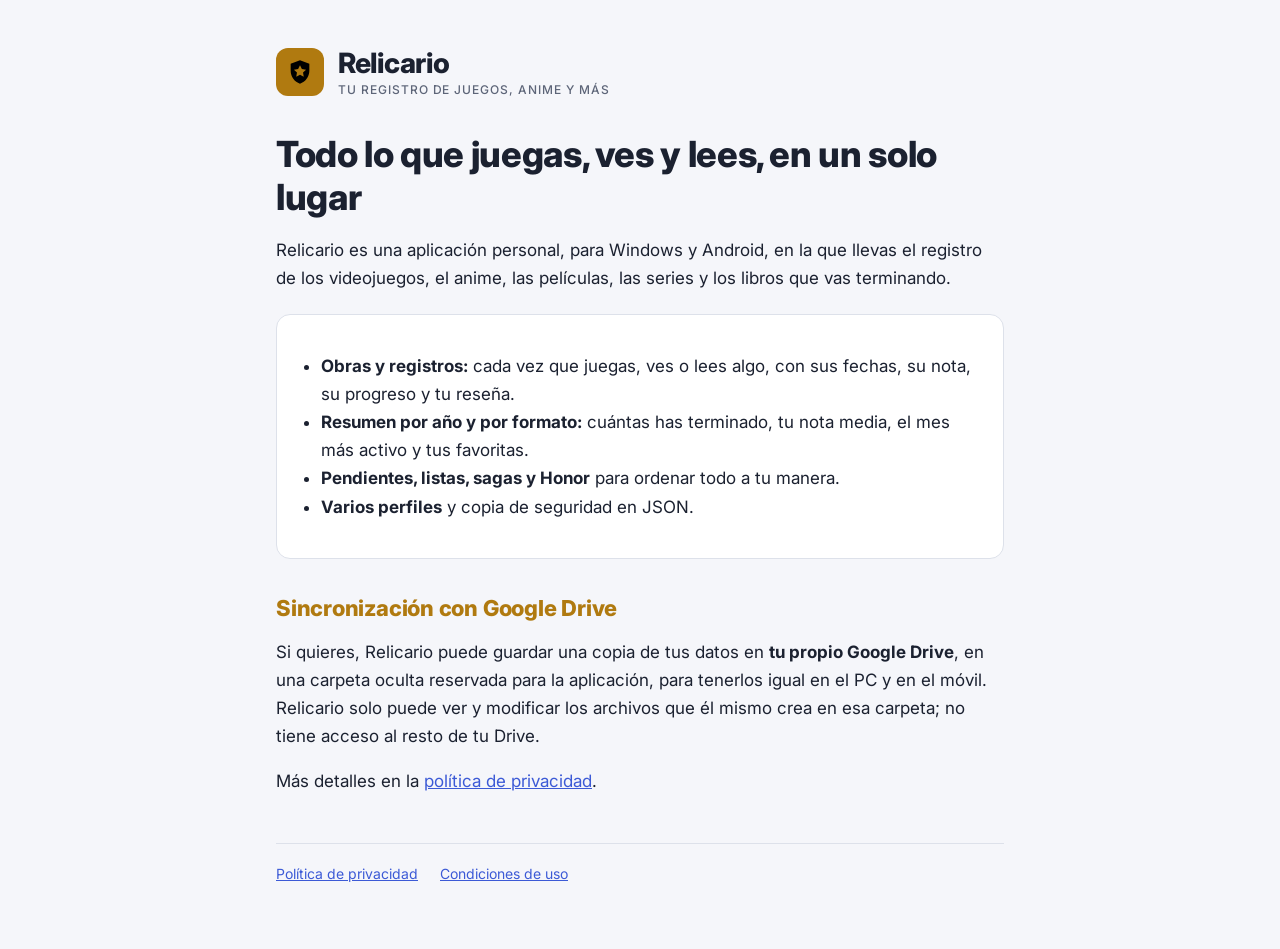
<file: index.html>
<!doctype html>
<html lang="es">
<head>
  <meta charset="utf-8">
  <meta name="viewport" content="width=device-width, initial-scale=1">
  <link rel="preconnect" href="https://fonts.googleapis.com">
  <link rel="stylesheet" href="https://fonts.googleapis.com/css2?family=Inter:wght@400;500;800&display=swap">
  <link rel="stylesheet" href="estilo.css">
  <title>Relicario</title>
  <meta name="description" content="Relicario: registro personal de los videojuegos, anime, películas y libros que juegas, ves y lees.">
</head>
<body>
  <div class="wrap">
    <header>
      <a class="mark" href="./" aria-label="Relicario"><svg viewBox="0 0 24 24"><path d="M12 2 4 5v6c0 5 3.4 9.7 8 11 4.6-1.3 8-6 8-11V5l-8-3zm0 4.2 1.6 3.3 3.6.5-2.6 2.5.6 3.6-3.2-1.7-3.2 1.7.6-3.6-2.6-2.5 3.6-.5L12 6.2z"/></svg></a>
      <div class="brand">Relicario<small>TU REGISTRO DE JUEGOS, ANIME Y MÁS</small></div>
    </header>

    <h1>Todo lo que juegas, ves y lees, en un solo lugar</h1>
    <p>Relicario es una aplicación personal, para Windows y Android, en la que llevas el registro de los videojuegos, el anime, las películas, las series y los libros que vas terminando.</p>

    <div class="card">
      <ul>
        <li><b>Obras y registros:</b> cada vez que juegas, ves o lees algo, con sus fechas, su nota, su progreso y tu reseña.</li>
        <li><b>Resumen por año y por formato:</b> cuántas has terminado, tu nota media, el mes más activo y tus favoritas.</li>
        <li><b>Pendientes, listas, sagas y Honor</b> para ordenar todo a tu manera.</li>
        <li><b>Varios perfiles</b> y copia de seguridad en JSON.</li>
      </ul>
    </div>

    <h2>Sincronización con Google Drive</h2>
    <p>Si quieres, Relicario puede guardar una copia de tus datos en <b>tu propio Google Drive</b>, en una carpeta oculta reservada para la aplicación, para tenerlos igual en el PC y en el móvil. Relicario solo puede ver y modificar los archivos que él mismo crea en esa carpeta; no tiene acceso al resto de tu Drive.</p>
    <p>Más detalles en la <a href="privacidad.html">política de privacidad</a>.</p>

    <nav>
      <a href="privacidad.html">Política de privacidad</a>
      <a href="condiciones.html">Condiciones de uso</a>
    </nav>
  </div>
</body>
</html>
</file>
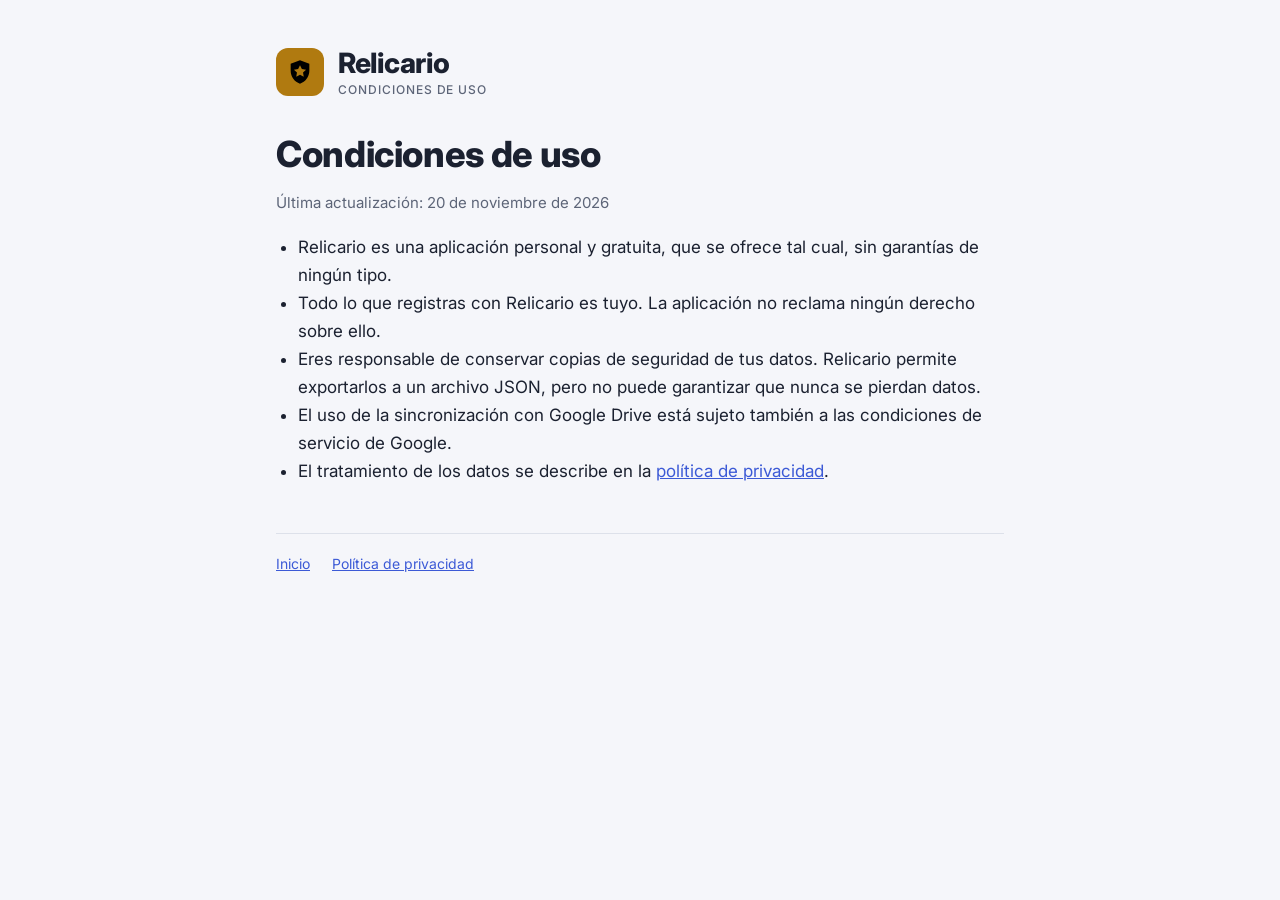
<file: condiciones.html>
<!doctype html>
<html lang="es">
<head>
  <meta charset="utf-8">
  <meta name="viewport" content="width=device-width, initial-scale=1">
  <link rel="preconnect" href="https://fonts.googleapis.com">
  <link rel="stylesheet" href="https://fonts.googleapis.com/css2?family=Inter:wght@400;500;800&display=swap">
  <link rel="stylesheet" href="estilo.css">
  <title>Condiciones · Relicario</title>
</head>
<body>
  <div class="wrap">
    <header>
      <a class="mark" href="./" aria-label="Relicario"><svg viewBox="0 0 24 24"><path d="M12 2 4 5v6c0 5 3.4 9.7 8 11 4.6-1.3 8-6 8-11V5l-8-3zm0 4.2 1.6 3.3 3.6.5-2.6 2.5.6 3.6-3.2-1.7-3.2 1.7.6-3.6-2.6-2.5 3.6-.5L12 6.2z"/></svg></a>
      <div class="brand">Relicario<small>CONDICIONES DE USO</small></div>
    </header>

    <h1>Condiciones de uso</h1>
    <p class="muted">Última actualización: 20 de noviembre de 2026</p>

    <ul>
      <li>Relicario es una aplicación personal y gratuita, que se ofrece tal cual, sin garantías de ningún tipo.</li>
      <li>Todo lo que registras con Relicario es tuyo. La aplicación no reclama ningún derecho sobre ello.</li>
      <li>Eres responsable de conservar copias de seguridad de tus datos. Relicario permite exportarlos a un archivo JSON, pero no puede garantizar que nunca se pierdan datos.</li>
      <li>El uso de la sincronización con Google Drive está sujeto también a las condiciones de servicio de Google.</li>
      <li>El tratamiento de los datos se describe en la <a href="privacidad.html">política de privacidad</a>.</li>
    </ul>

    <nav>
      <a href="./">Inicio</a>
      <a href="privacidad.html">Política de privacidad</a>
    </nav>
  </div>
</body>
</html>
</file>
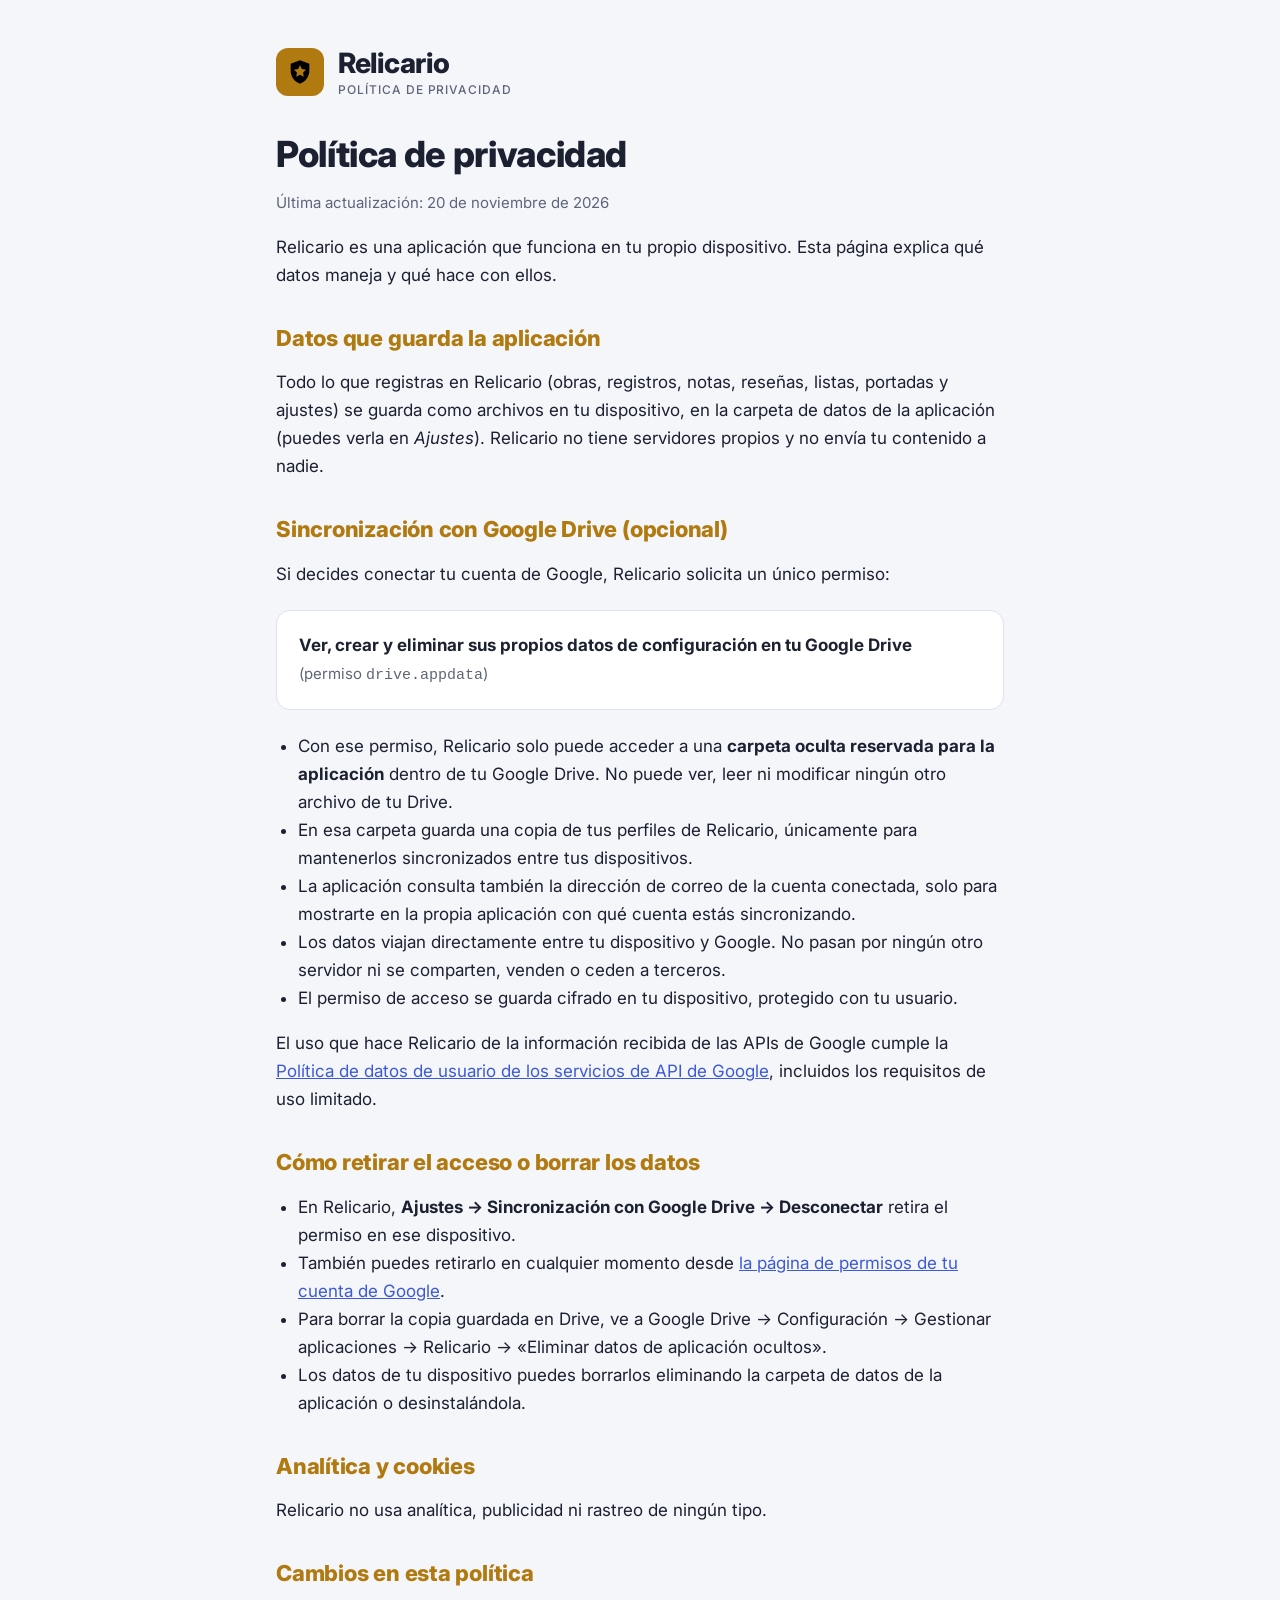
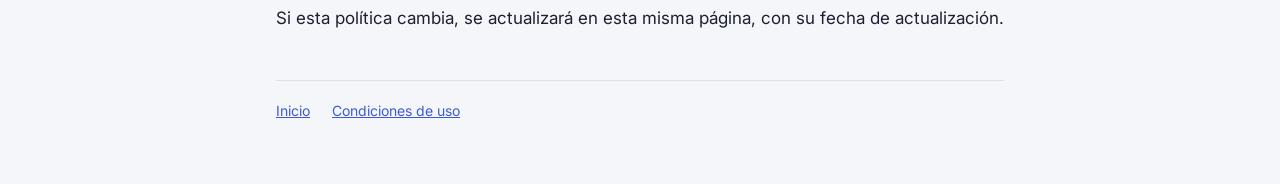
<file: privacidad.html>
<!doctype html>
<html lang="es">
<head>
  <meta charset="utf-8">
  <meta name="viewport" content="width=device-width, initial-scale=1">
  <link rel="preconnect" href="https://fonts.googleapis.com">
  <link rel="stylesheet" href="https://fonts.googleapis.com/css2?family=Inter:wght@400;500;800&display=swap">
  <link rel="stylesheet" href="estilo.css">
  <title>Privacidad · Relicario</title>
</head>
<body>
  <div class="wrap">
    <header>
      <a class="mark" href="./" aria-label="Relicario"><svg viewBox="0 0 24 24"><path d="M12 2 4 5v6c0 5 3.4 9.7 8 11 4.6-1.3 8-6 8-11V5l-8-3zm0 4.2 1.6 3.3 3.6.5-2.6 2.5.6 3.6-3.2-1.7-3.2 1.7.6-3.6-2.6-2.5 3.6-.5L12 6.2z"/></svg></a>
      <div class="brand">Relicario<small>POLÍTICA DE PRIVACIDAD</small></div>
    </header>

    <h1>Política de privacidad</h1>
    <p class="muted">Última actualización: 20 de noviembre de 2026</p>

    <p>Relicario es una aplicación que funciona en tu propio dispositivo. Esta página explica qué datos maneja y qué hace con ellos.</p>

    <h2>Datos que guarda la aplicación</h2>
    <p>Todo lo que registras en Relicario (obras, registros, notas, reseñas, listas, portadas y ajustes) se guarda como archivos en tu dispositivo, en la carpeta de datos de la aplicación (puedes verla en <i>Ajustes</i>). Relicario no tiene servidores propios y no envía tu contenido a nadie.</p>

    <h2>Sincronización con Google Drive (opcional)</h2>
    <p>Si decides conectar tu cuenta de Google, Relicario solicita un único permiso:</p>
    <div class="card">
      <b>Ver, crear y eliminar sus propios datos de configuración en tu Google Drive</b><br>
      <span class="muted">(permiso <code>drive.appdata</code>)</span>
    </div>
    <ul>
      <li>Con ese permiso, Relicario solo puede acceder a una <b>carpeta oculta reservada para la aplicación</b> dentro de tu Google Drive. No puede ver, leer ni modificar ningún otro archivo de tu Drive.</li>
      <li>En esa carpeta guarda una copia de tus perfiles de Relicario, únicamente para mantenerlos sincronizados entre tus dispositivos.</li>
      <li>La aplicación consulta también la dirección de correo de la cuenta conectada, solo para mostrarte en la propia aplicación con qué cuenta estás sincronizando.</li>
      <li>Los datos viajan directamente entre tu dispositivo y Google. No pasan por ningún otro servidor ni se comparten, venden o ceden a terceros.</li>
      <li>El permiso de acceso se guarda cifrado en tu dispositivo, protegido con tu usuario.</li>
    </ul>
    <p>El uso que hace Relicario de la información recibida de las APIs de Google cumple la <a href="https://developers.google.com/terms/api-services-user-data-policy" rel="noopener">Política de datos de usuario de los servicios de API de Google</a>, incluidos los requisitos de uso limitado.</p>

    <h2>Cómo retirar el acceso o borrar los datos</h2>
    <ul>
      <li>En Relicario, <b>Ajustes → Sincronización con Google Drive → Desconectar</b> retira el permiso en ese dispositivo.</li>
      <li>También puedes retirarlo en cualquier momento desde <a href="https://myaccount.google.com/permissions" rel="noopener">la página de permisos de tu cuenta de Google</a>.</li>
      <li>Para borrar la copia guardada en Drive, ve a Google Drive → Configuración → Gestionar aplicaciones → Relicario → «Eliminar datos de aplicación ocultos».</li>
      <li>Los datos de tu dispositivo puedes borrarlos eliminando la carpeta de datos de la aplicación o desinstalándola.</li>
    </ul>

    <h2>Analítica y cookies</h2>
    <p>Relicario no usa analítica, publicidad ni rastreo de ningún tipo.</p>

    <h2>Cambios en esta política</h2>
    <p>Si esta política cambia, se actualizará en esta misma página, con su fecha de actualización.</p>

    <nav>
      <a href="./">Inicio</a>
      <a href="condiciones.html">Condiciones de uso</a>
    </nav>
  </div>
</body>
</html>
</file>
<file: estilo.css>
:root {
  --bg: #0f131a; --panel: #1c2230; --text: #e7eaf0; --muted: #8b93a7; --accent: #f2b544; --link: #8ea6ff; --line: #283041;
}
@media (prefers-color-scheme: light) {
  :root { --bg: #f5f6fa; --panel: #ffffff; --text: #1b2130; --muted: #5d6578; --accent: #b07a10; --link: #3c5ad6; --line: #dde1ea; }
}
* { box-sizing: border-box; }
body { margin: 0; background: var(--bg); color: var(--text); font: 17px/1.65 "Inter", system-ui, sans-serif; }
.wrap { max-width: 760px; margin: 0 auto; padding: 48px 16px 64px; }
header { display: flex; align-items: center; gap: 14px; margin-bottom: 36px; }
.mark { width: 48px; height: 48px; border-radius: 12px; background: var(--accent); display: grid; place-items: center; flex: none; text-decoration: none; }
.mark svg { width: 28px; height: 28px; fill: #000; }
.brand { font: 800 28px/1.1 "Inter", system-ui, sans-serif; letter-spacing: -.01em; }
.brand small { display: block; font: 500 12px "Inter", system-ui, sans-serif; color: var(--muted); letter-spacing: .08em; margin-top: 3px; }
h1, h2 { font-weight: 800; line-height: 1.2; letter-spacing: -.01em; }
h1 { font-size: 36px; margin: 0 0 12px; }
h2 { font-size: 22px; margin: 36px 0 8px; color: var(--accent); }
a { color: var(--link); }
.card { background: var(--panel); border: 1px solid var(--line); border-radius: 14px; padding: 20px 22px; margin: 22px 0; }
ul { padding-left: 22px; }
code { font-size: 15px; }
nav { display: flex; flex-wrap: wrap; gap: 8px 22px; margin-top: 48px; padding-top: 18px; border-top: 1px solid var(--line); font-size: 14px; color: var(--muted); }
.muted { color: var(--muted); font-size: 15px; }
@media (max-width: 520px) { h1 { font-size: 29px; } body { font-size: 16px; } }
</file>
